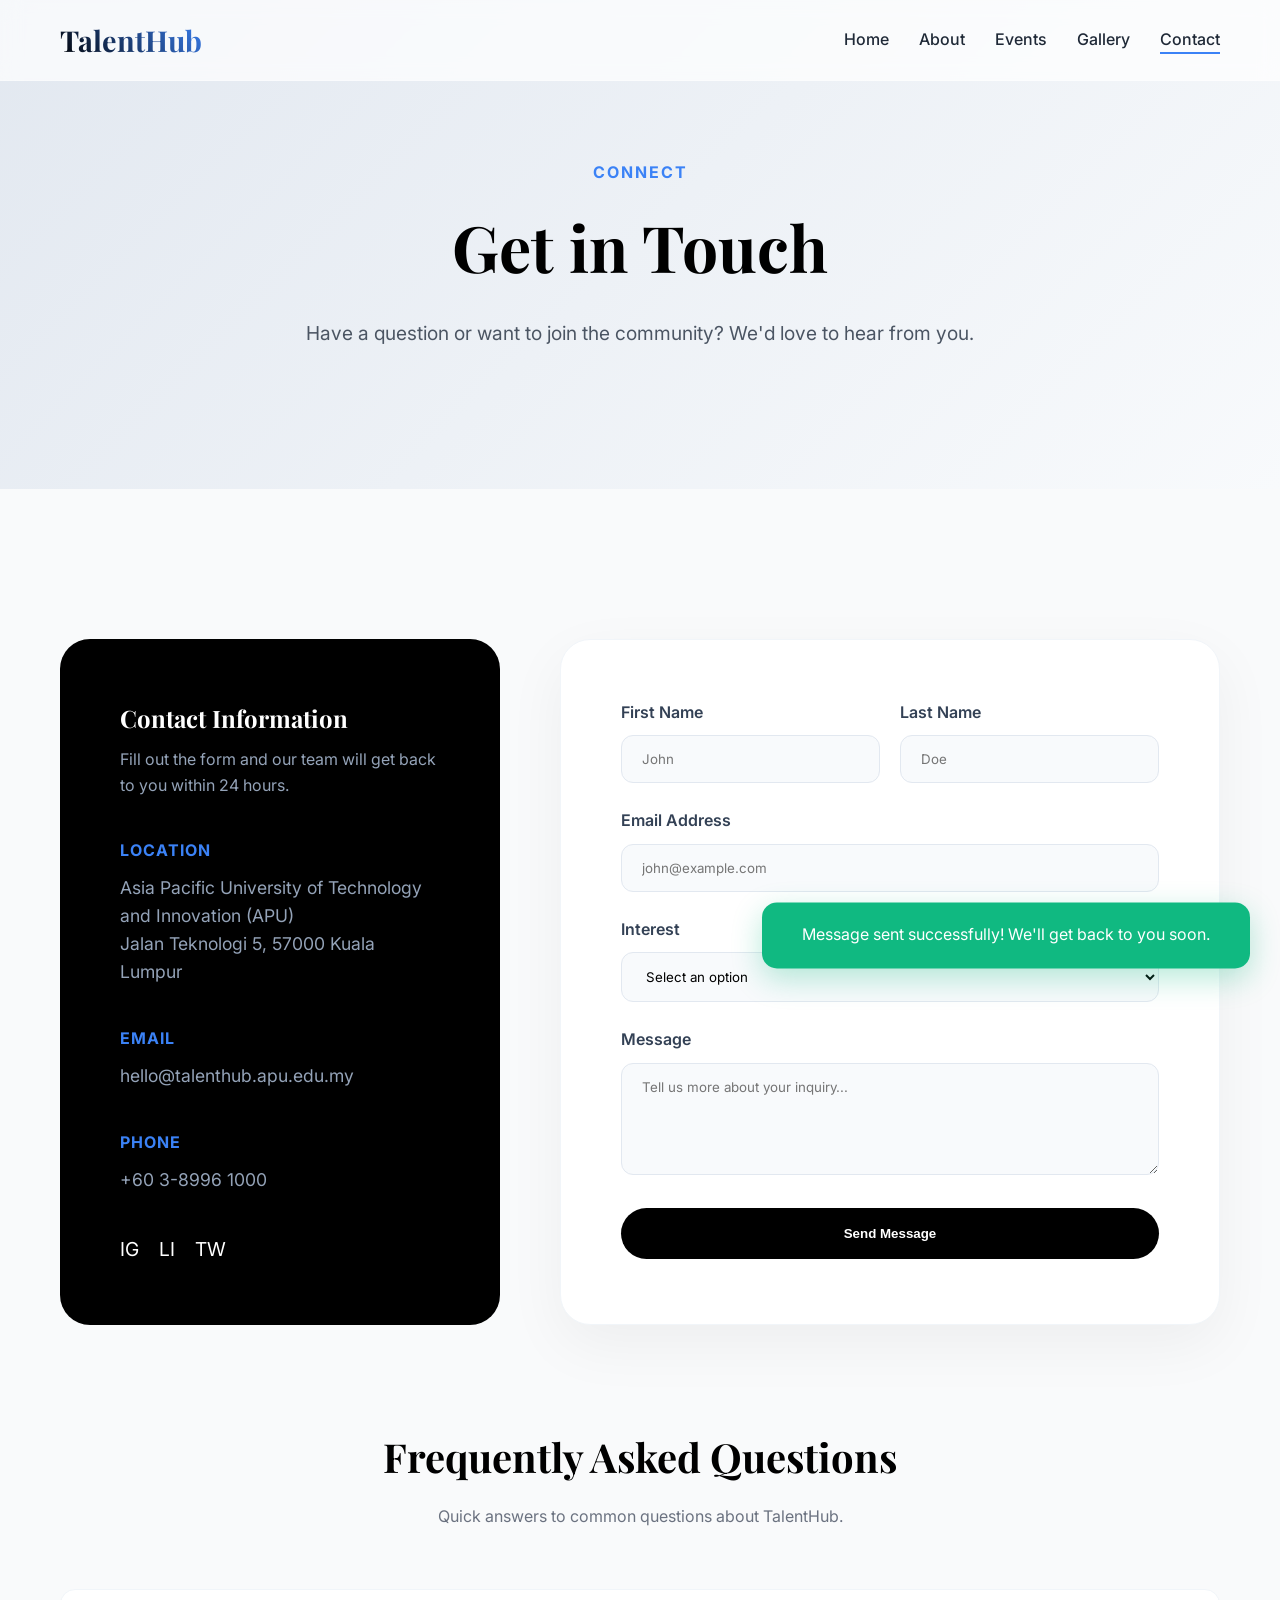
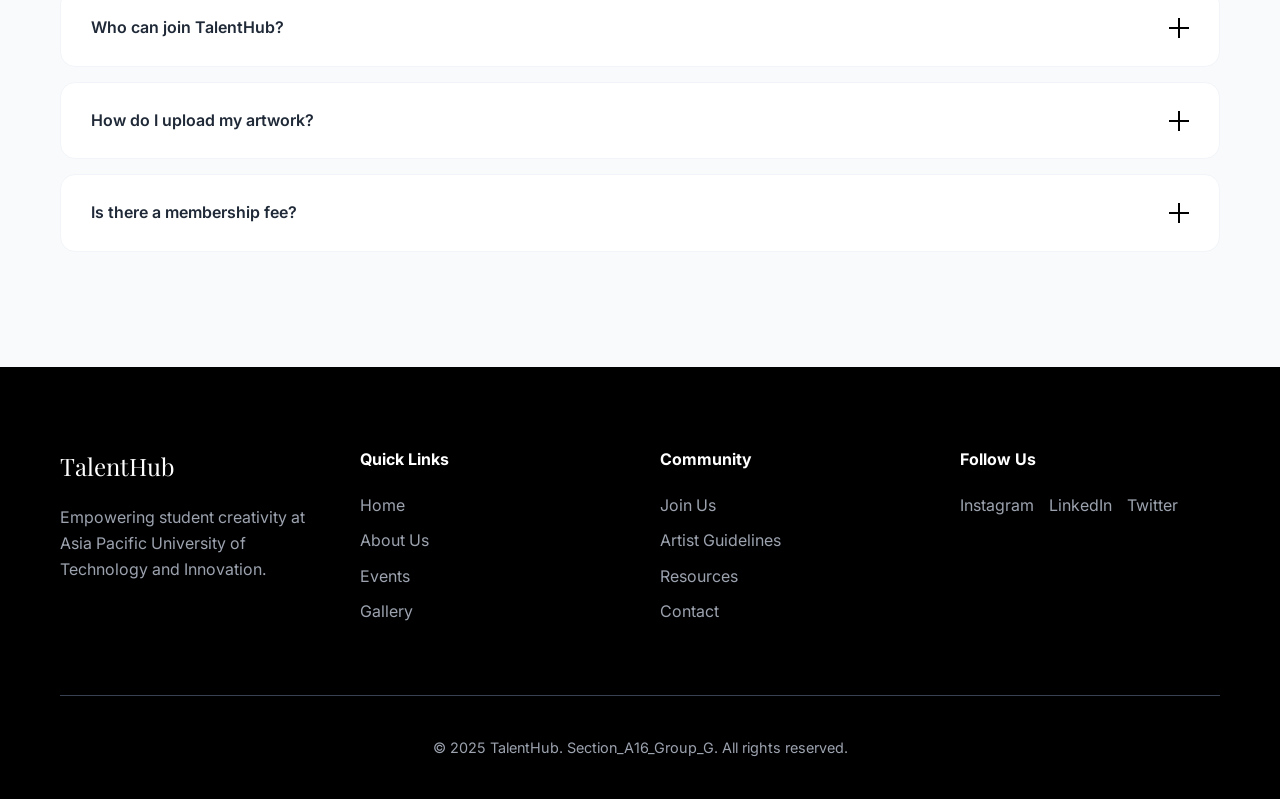
<file: contact.html>
<!DOCTYPE html>
<html lang="en">
<head>
    <meta charset="UTF-8">
    <meta name="viewport" content="width=device-width, initial-scale=1.0">
    <title>Contact | TalentHub</title>
    <!-- Fonts -->
    <link rel="preconnect" href="https://fonts.googleapis.com">
    <link rel="preconnect" href="https://fonts.gstatic.com" crossorigin>
    <link href="https://fonts.googleapis.com/css2?family=Inter:wght@400;500;600;700&family=Playfair+Display:wght@700&display=swap" rel="stylesheet">
    <!-- CSS -->
    <link rel="stylesheet" href="css/style.css">
    <style>
        /* Contact Page Specific Styles */
        .contact-wrapper {
            display: grid;
            grid-template-columns: 1fr 1.5fr;
            gap: 60px;
            margin-top: 50px;
        }
        .contact-info {
            background: var(--primary-color);
            color: #fff;
            padding: 60px;
            border-radius: 30px;
            display: flex;
            flex-direction: column;
            gap: 40px;
        }
        .contact-info h2 { color: #fff; margin-bottom: 10px; }
        .info-item h4 { color: var(--accent-color); font-family: var(--font-main); text-transform: uppercase; letter-spacing: 1px; margin-bottom: 10px; }
        .info-item p { color: #94a3b8; font-size: 1.1rem; }

        .contact-form-container {
            background: #fff;
            padding: 60px;
            border-radius: 30px;
            box-shadow: 0 20px 60px rgba(0,0,0,0.05);
            border: 1px solid #f1f5f9;
        }
        .form-group { margin-bottom: 25px; }
        .form-group label { display: block; margin-bottom: 10px; font-weight: 600; color: #334155; }
        .form-group input, .form-group select, .form-group textarea {
            width: 100%;
            padding: 15px 20px;
            border-radius: 12px;
            border: 1px solid #e2e8f0;
            background: #f8fafc;
            font-family: inherit;
            transition: var(--transition);
        }
        .form-group input:focus, .form-group select:focus, .form-group textarea:focus {
            outline: none;
            border-color: var(--accent-color);
            background: #fff;
            box-shadow: 0 0 0 4px rgba(59, 130, 246, 0.1);
        }

        /* FAQ Accordion */
        .faq-section { margin-top: 100px; }
        .faq-item {
            background: #fff;
            border-radius: 15px;
            margin-bottom: 15px;
            overflow: hidden;
            border: 1px solid #f1f5f9;
        }
        .faq-question {
            padding: 25px 30px;
            display: flex;
            justify-content: space-between;
            align-items: center;
            cursor: pointer;
            font-weight: 600;
            transition: var(--transition);
        }
        .faq-question:hover { background: #f8fafc; }
        .faq-answer {
            padding: 0 30px;
            max-height: 0;
            overflow: hidden;
            transition: all 0.5s cubic-bezier(0, 1, 0, 1);
            color: #64748b;
        }
        .faq-item.active .faq-answer {
            max-height: 500px;
            padding: 0 30px 30px;
            transition: all 0.5s cubic-bezier(1, 0, 1, 0);
        }
        .faq-icon {
            width: 20px;
            height: 20px;
            position: relative;
        }
        .faq-icon::before, .faq-icon::after {
            content: '';
            position: absolute;
            background: var(--primary-color);
            transition: var(--transition);
        }
        .faq-icon::before { width: 100%; height: 2px; top: 9px; left: 0; }
        .faq-icon::after { width: 2px; height: 100%; top: 0; left: 9px; }
        .faq-item.active .faq-icon::after { transform: rotate(90deg); opacity: 0; }

        .success-notification {
            position: fixed;
            bottom: 30px;
            right: 30px;
            background: #10b981;
            color: #fff;
            padding: 20px 40px;
            border-radius: 15px;
            box-shadow: 0 10px 30px rgba(16, 185, 129, 0.3);
            transform: translateY(150%);
            transition: var(--transition);
            z-index: 3000;
        }
        .success-notification.show { transform: translateY(0); }

        @media (max-width: 992px) {
            .contact-wrapper { grid-template-columns: 1fr; }
        }
    </style>
</head>
<body>
    <header>
        <div class="container">
            <nav>
                <a href="index.html" class="logo">TalentHub</a>
                <ul class="nav-links">
                    <li><a href="index.html">Home</a></li>
                    <li><a href="about.html">About</a></li>
                    <li><a href="events.html">Events</a></li>
                    <li><a href="gallery.html">Gallery</a></li>
                    <li><a href="contact.html" class="active">Contact</a></li>
                </ul>
                <div class="hamburger">
                    <span></span>
                    <span></span>
                    <span></span>
                </div>
            </nav>
        </div>
    </header>

    <main>
        <!-- Contact Hero -->
        <section class="hero" style="background: linear-gradient(135deg, #e2e8f0 0%, #f8fafc 100%);">
            <div class="container">
                <span style="color: var(--accent-color); font-weight: 700; text-transform: uppercase; letter-spacing: 2px;">Connect</span>
                <h1 style="margin-top: 10px;">Get in Touch</h1>
                <p>Have a question or want to join the community? We'd love to hear from you.</p>
            </div>
        </section>

        <section class="contact">
            <div class="container">
                <div class="contact-wrapper">
                    <!-- Contact Info Sidebar -->
                    <div class="contact-info">
                        <div>
                            <h2>Contact Information</h2>
                            <p style="color: #94a3b8;">Fill out the form and our team will get back to you within 24 hours.</p>
                        </div>
                        
                        <div class="info-item">
                            <h4>Location</h4>
                            <p>Asia Pacific University of Technology and Innovation (APU)<br>Jalan Teknologi 5, 57000 Kuala Lumpur</p>
                        </div>

                        <div class="info-item">
                            <h4>Email</h4>
                            <p>hello@talenthub.apu.edu.my</p>
                        </div>

                        <div class="info-item">
                            <h4>Phone</h4>
                            <p>+60 3-8996 1000</p>
                        </div>

                        <div class="social-links" style="display: flex; gap: 20px; margin-top: auto;">
                            <a href="#" style="color: #fff; font-size: 1.2rem;">IG</a>
                            <a href="#" style="color: #fff; font-size: 1.2rem;">LI</a>
                            <a href="#" style="color: #fff; font-size: 1.2rem;">TW</a>
                        </div>
                    </div>

                    <!-- Contact Form -->
                    <div class="contact-form-container">
                        <form id="contactForm">
                            <div style="display: grid; grid-template-columns: 1fr 1fr; gap: 20px;">
                                <div class="form-group">
                                    <label>First Name</label>
                                    <input type="text" placeholder="John" required>
                                </div>
                                <div class="form-group">
                                    <label>Last Name</label>
                                    <input type="text" placeholder="Doe" required>
                                </div>
                            </div>
                            <div class="form-group">
                                <label>Email Address</label>
                                <input type="email" placeholder="john@example.com" required>
                            </div>
                            <div class="form-group">
                                <label>Interest</label>
                                <select required>
                                    <option value="" disabled selected>Select an option</option>
                                    <option value="joining">Joining the Community</option>
                                    <option value="event">Event Inquiry</option>
                                    <option value="partnership">Partnership</option>
                                    <option value="other">Other</option>
                                </select>
                            </div>
                            <div class="form-group">
                                <label>Message</label>
                                <textarea rows="5" placeholder="Tell us more about your inquiry..." required></textarea>
                            </div>
                            <button type="submit" class="btn btn-primary" style="width: 100%; padding: 18px;">Send Message</button>
                        </form>
                    </div>
                </div>

                <!-- FAQ Section -->
                <div class="faq-section">
                    <div class="section-title">
                        <h2>Frequently Asked Questions</h2>
                        <p>Quick answers to common questions about TalentHub.</p>
                    </div>
                    <div class="faq-list">
                        <div class="faq-item">
                            <div class="faq-question">
                                <span>Who can join TalentHub?</span>
                                <div class="faq-icon"></div>
                            </div>
                            <div class="faq-answer">
                                <p>TalentHub is open to all current students of Asia Pacific University of Technology and Innovation (APU) who are interested in art, design, music, photography, and other creative pursuits.</p>
                            </div>
                        </div>
                        <div class="faq-item">
                            <div class="faq-question">
                                <span>How do I upload my artwork?</span>
                                <div class="faq-icon"></div>
                            </div>
                            <div class="faq-answer">
                                <p>Once you are a registered member, you can access the Upload Center from your dashboard. Simply fill in the details of your work and upload your high-resolution files.</p>
                            </div>
                        </div>
                        <div class="faq-item">
                            <div class="faq-question">
                                <span>Is there a membership fee?</span>
                                <div class="faq-icon"></div>
                            </div>
                            <div class="faq-answer">
                                <p>No, TalentHub is a free platform provided by the university to support student creativity and collaboration.</p>
                            </div>
                        </div>
                    </div>
                </div>
            </div>
        </section>
    </main>

    <div class="success-notification">
        Message sent successfully! We'll get back to you soon.
    </div>

    <footer>
        <div class="container">
            <div class="footer-grid">
                <div class="footer-info">
                    <a href="index.html" class="footer-logo">TalentHub</a>
                    <p style="color: #9ca3af; max-width: 300px;">Empowering student creativity at Asia Pacific University of Technology and Innovation.</p>
                </div>
                <div class="footer-links">
                    <h4>Quick Links</h4>
                    <ul>
                        <li><a href="index.html">Home</a></li>
                        <li><a href="about.html">About Us</a></li>
                        <li><a href="events.html">Events</a></li>
                        <li><a href="gallery.html">Gallery</a></li>
                    </ul>
                </div>
                <div class="footer-links">
                    <h4>Community</h4>
                    <ul>
                        <li><a href="#">Join Us</a></li>
                        <li><a href="#">Artist Guidelines</a></li>
                        <li><a href="#">Resources</a></li>
                        <li><a href="contact.html">Contact</a></li>
                    </ul>
                </div>
                <div class="footer-links">
                    <h4>Follow Us</h4>
                    <div style="display: flex; gap: 15px;">
                        <a href="#" style="color: #9ca3af;">Instagram</a>
                        <a href="#" style="color: #9ca3af;">LinkedIn</a>
                        <a href="#" style="color: #9ca3af;">Twitter</a>
                    </div>
                </div>
            </div>
            <div class="footer-bottom">
                <p>&copy; 2025 TalentHub. Section_A16_Group_G. All rights reserved.</p>
            </div>
        </div>
    </footer>

    <script src="js/main.js"></script>
</body>
</html>
</file>
<file: css/style.css>
/* TalentHub Common Styles */
:root {
    --primary-color: #000000;
    --secondary-color: #ffffff;
    --accent-color: #3b82f6; /* Blue accent for interactive elements */
    --text-color: #1f2937;
    --bg-color: #f9fafb;
    --glass-bg: rgba(255, 255, 255, 0.7);
    --glass-border: rgba(255, 255, 255, 0.3);
    --font-main: 'Inter', sans-serif;
    --font-heading: 'Playfair Display', serif;
    --transition: all 0.3s ease;
}

* {
    margin: 0;
    padding: 0;
    box-sizing: border-box;
}

body {
    font-family: var(--font-main);
    color: var(--text-color);
    background-color: var(--bg-color);
    line-height: 1.6;
    overflow-x: hidden;
}

h1, h2, h3, h4, h5, h6 {
    font-family: var(--font-heading);
    color: var(--primary-color);
}

a {
    text-decoration: none;
    color: inherit;
    transition: var(--transition);
}

ul {
    list-style: none;
}

img {
    max-width: 100%;
    display: block;
}

.container {
    max-width: 1200px;
    margin: 0 auto;
    padding: 0 20px;
}

/* Glassmorphism Header */
header {
    position: fixed;
    top: 0;
    left: 0;
    width: 100%;
    z-index: 1000;
    background: var(--glass-bg);
    backdrop-filter: blur(10px);
    -webkit-backdrop-filter: blur(10px);
    border-bottom: 1px solid var(--glass-border);
    transition: var(--transition);
}

nav {
    display: flex;
    justify-content: space-between;
    align-items: center;
    height: 80px;
}

.logo {
    font-family: var(--font-heading);
    font-size: 1.8rem;
    font-weight: 700;
    background: linear-gradient(45deg, var(--primary-color), var(--accent-color));
    -webkit-background-clip: text;
    -webkit-text-fill-color: transparent;
}

.nav-links {
    display: flex;
    gap: 30px;
}

.nav-links a {
    font-weight: 500;
    position: relative;
}

.nav-links a::after {
    content: '';
    position: absolute;
    bottom: -5px;
    left: 0;
    width: 0;
    height: 2px;
    background: var(--accent-color);
    transition: var(--transition);
}

.nav-links a:hover::after,
.nav-links a.active::after {
    width: 100%;
}

.hamburger {
    display: none;
    cursor: pointer;
    flex-direction: column;
    gap: 5px;
}

.hamburger span {
    width: 25px;
    height: 3px;
    background: var(--primary-color);
    border-radius: 3px;
    transition: var(--transition);
}

/* Hero Section Base */
.hero {
    padding: 160px 0 100px;
    text-align: center;
    background: linear-gradient(135deg, #ffffff 0%, #f3f4f6 100%);
    position: relative;
    overflow: hidden;
}

.hero h1 {
    font-size: 4rem;
    margin-bottom: 20px;
    animation: fadeInUp 1s ease;
}

.hero p {
    font-size: 1.2rem;
    max-width: 700px;
    margin: 0 auto 40px;
    color: #4b5563;
    animation: fadeInUp 1s ease 0.2s backwards;
}

.btn {
    display: inline-block;
    padding: 12px 30px;
    border-radius: 50px;
    font-weight: 600;
    cursor: pointer;
    transition: var(--transition);
    border: none;
}

.btn-primary {
    background: var(--primary-color);
    color: var(--secondary-color);
}

.btn-primary:hover {
    background: var(--accent-color);
    transform: translateY(-3px);
    box-shadow: 0 10px 20px rgba(59, 130, 246, 0.3);
}

/* Section Common */
section {
    padding: 100px 0;
}

.section-title {
    text-align: center;
    margin-bottom: 60px;
}

.section-title h2 {
    font-size: 2.5rem;
    margin-bottom: 15px;
}

.section-title p {
    color: #6b7280;
}

/* Footer */
footer {
    background: var(--primary-color);
    color: var(--secondary-color);
    padding: 80px 0 40px;
}

.footer-grid {
    display: grid;
    grid-template-columns: repeat(auto-fit, minmax(200px, 1fr));
    gap: 40px;
    margin-bottom: 60px;
}

.footer-logo {
    font-family: var(--font-heading);
    font-size: 1.5rem;
    margin-bottom: 20px;
    display: block;
}

.footer-links h4 {
    color: var(--secondary-color);
    margin-bottom: 20px;
    font-family: var(--font-main);
}

.footer-links ul li {
    margin-bottom: 10px;
}

.footer-links ul li a {
    color: #9ca3af;
}

.footer-links ul li a:hover {
    color: var(--secondary-color);
}

.footer-bottom {
    text-align: center;
    padding-top: 40px;
    border-top: 1px solid #374151;
    color: #9ca3af;
    font-size: 0.9rem;
}

/* Animations */
@keyframes fadeInUp {
    from {
        opacity: 0;
        transform: translateY(30px);
    }
    to {
        opacity: 1;
        transform: translateY(0);
    }
}

@keyframes float {
    0% { transform: translateY(0px); }
    50% { transform: translateY(-20px); }
    100% { transform: translateY(0px); }
}

/* Responsive */
@media (max-width: 768px) {
    .hero h1 {
        font-size: 2.8rem;
    }
    
    .nav-links {
        position: fixed;
        top: 80px;
        right: -100%;
        width: 100%;
        height: calc(100vh - 80px);
        background: var(--secondary-color);
        flex-direction: column;
        align-items: center;
        padding-top: 50px;
        transition: var(--transition);
    }
    
    .nav-links.active {
        right: 0;
    }
    
    .hamburger {
        display: flex;
    }
}

@media (max-width: 480px) {
    .hero h1 {
        font-size: 2.2rem;
    }
    
    section {
        padding: 60px 0;
    }
}
</file>
